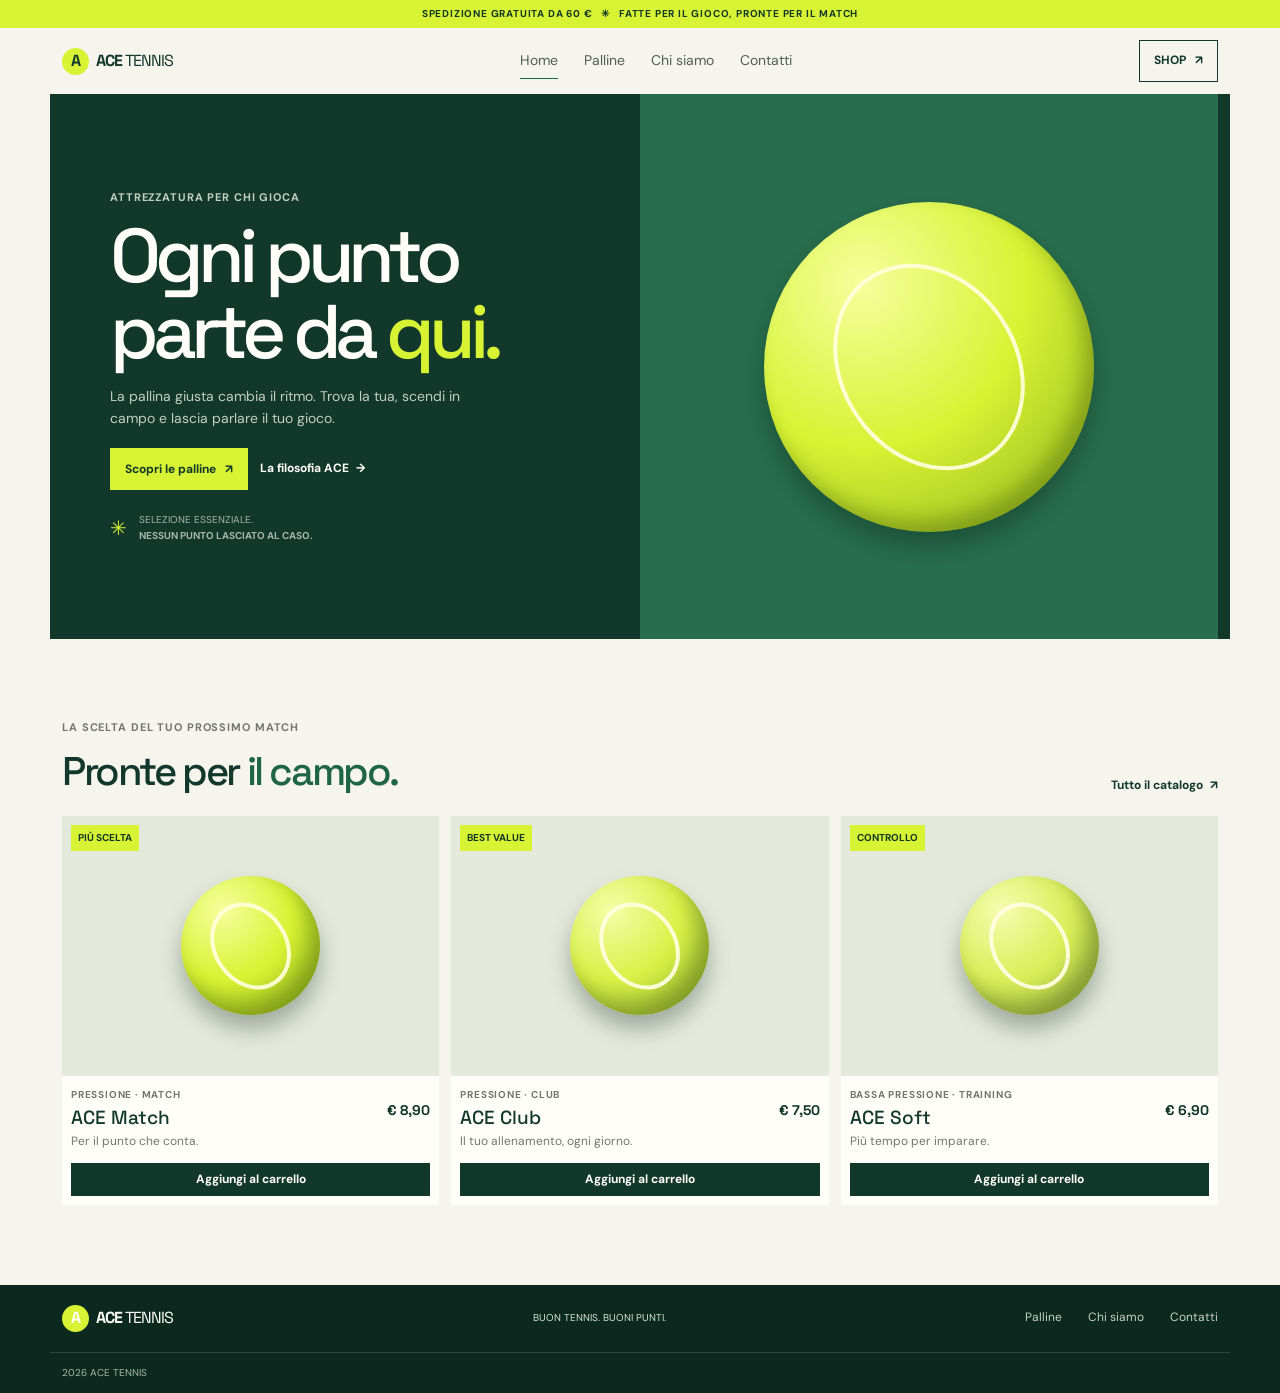
<file: index.html>
<!doctype html>
<html lang="it">
<head>
  <meta charset="utf-8">
  <meta name="viewport" content="width=device-width, initial-scale=1">
  <meta name="theme-color" content="#12382b">
  <meta name="description" content="ACE TENNIS: palline da tennis selezionate per allenamento, club e match. Il tuo prossimo punto parte qui.">
  <title>ACE TENNIS — Il tuo prossimo punto</title>
  <link href="https://cdn.jsdelivr.net/npm/bootstrap@5.3.3/dist/css/bootstrap.min.css" rel="stylesheet">
  <link href="styles.css" rel="stylesheet">
</head>
<body>
  <div class="announcement">SPEDIZIONE GRATUITA DA 60 € <span aria-hidden="true">✳</span> FATTE PER IL GIOCO, PRONTE PER IL MATCH</div>
  <header class="site-header">
    <div class="container header-inner">
      <a class="wordmark" href="index.html" aria-label="ACE TENNIS, homepage"><span class="wordmark-icon" aria-hidden="true">A</span><span>ACE<span class="wordmark-light">TENNIS</span></span></a>
      <nav class="main-nav" aria-label="Navigazione principale">
        <a class="nav-link-current" href="index.html" aria-current="page">Home</a>
        <a href="products.html">Palline</a>
        <a href="about.html">Chi siamo</a>
        <a href="contact.html">Contatti</a>
      </nav>
      <a class="header-cta" href="products.html">SHOP <span aria-hidden="true">↗</span></a>
    </div>
  </header>

  <main>
    <section class="hero container">
      <div class="hero-copy">
        <p class="eyebrow eyebrow-light"><span class="eyebrow-dot"></span> ATTREZZATURA PER CHI GIOCA</p>
        <h1>Ogni punto<br>parte da <em>qui.</em></h1>
        <p class="hero-lead">La pallina giusta cambia il ritmo. Trova la tua, scendi in campo e lascia parlare il tuo gioco.</p>
        <div class="hero-actions">
          <a class="button button-lime" href="products.html">Scopri le palline <span aria-hidden="true">↗</span></a>
          <a class="text-link text-link-light" href="about.html">La filosofia ACE <span aria-hidden="true">→</span></a>
        </div>
        <div class="hero-note"><span class="note-mark" aria-hidden="true">✳</span><span>SELEZIONE ESSENZIALE.<br><strong>NESSUN PUNTO LASCIATO AL CASO.</strong></span></div>
      </div>
      <div class="hero-art" role="img" aria-label="Pallina da tennis disegnata in CSS su fondo verde"><div class="tennis-ball tennis-ball-hero" aria-hidden="true"></div></div>
    </section>

    <section class="section-pad container">
      <div class="section-heading">
        <div><p class="eyebrow">LA SCELTA DEL TUO PROSSIMO MATCH</p><h2>Pronte per <em>il campo.</em></h2></div>
        <a class="text-link" href="products.html">Tutto il catalogo <span aria-hidden="true">↗</span></a>
      </div>
      <div class="row g-4 product-grid">
        <div class="col-sm-6 col-lg-4"><article class="product-card">
          <input class="cart-toggle" type="checkbox" id="home-match">
          <a class="product-art product-art-match" href="products.html#ace-match" aria-label="Vai ad ACE Match"><span class="product-tag">PIÙ SCELTA</span><span class="tennis-ball ball-card" aria-hidden="true"></span><span class="product-art-code">A / 01</span></a>
          <div class="product-info"><div><p class="product-category">PRESSIONE · MATCH</p><h3>ACE Match</h3><p class="product-desc">Per il punto che conta.</p></div><span class="product-price">€ 8,90</span></div>
          <label class="button button-dark button-full cart-button" for="home-match"><span class="cart-add">Aggiungi al carrello</span><span class="cart-added">Aggiunta ✓</span></label>
        </article></div>
        <div class="col-sm-6 col-lg-4"><article class="product-card">
          <input class="cart-toggle" type="checkbox" id="home-club">
          <a class="product-art product-art-club" href="products.html#ace-club" aria-label="Vai ad ACE Club"><span class="product-tag product-tag-soft">BEST VALUE</span><span class="tennis-ball ball-card ball-club" aria-hidden="true"></span><span class="product-art-code">A / 02</span></a>
          <div class="product-info"><div><p class="product-category">PRESSIONE · CLUB</p><h3>ACE Club</h3><p class="product-desc">Il tuo allenamento, ogni giorno.</p></div><span class="product-price">€ 7,50</span></div>
          <label class="button button-dark button-full cart-button" for="home-club"><span class="cart-add">Aggiungi al carrello</span><span class="cart-added">Aggiunta ✓</span></label>
        </article></div>
        <div class="col-sm-6 col-lg-4"><article class="product-card">
          <input class="cart-toggle" type="checkbox" id="home-soft">
          <a class="product-art product-art-soft" href="products.html#ace-soft" aria-label="Vai ad ACE Soft"><span class="product-tag product-tag-soft">CONTROLLO</span><span class="tennis-ball ball-card ball-soft" aria-hidden="true"></span><span class="product-art-code">A / 03</span></a>
          <div class="product-info"><div><p class="product-category">BASSA PRESSIONE · TRAINING</p><h3>ACE Soft</h3><p class="product-desc">Più tempo per imparare.</p></div><span class="product-price">€ 6,90</span></div>
          <label class="button button-dark button-full cart-button" for="home-soft"><span class="cart-add">Aggiungi al carrello</span><span class="cart-added">Aggiunta ✓</span></label>
        </article></div>
      </div>
    </section>
  </main>

  <footer class="site-footer"><div class="container footer-main"><a class="wordmark wordmark-footer" href="index.html"><span class="wordmark-icon" aria-hidden="true">A</span><span>ACE<span class="wordmark-light">TENNIS</span></span></a><p>BUON TENNIS. BUONI PUNTI.</p><nav aria-label="Navigazione footer"><a href="products.html">Palline</a><a href="about.html">Chi siamo</a><a href="contact.html">Contatti</a></nav></div><div class="container footer-bottom"><span>2026 ACE TENNIS </span></div></footer>
</body>
</html>
</file>
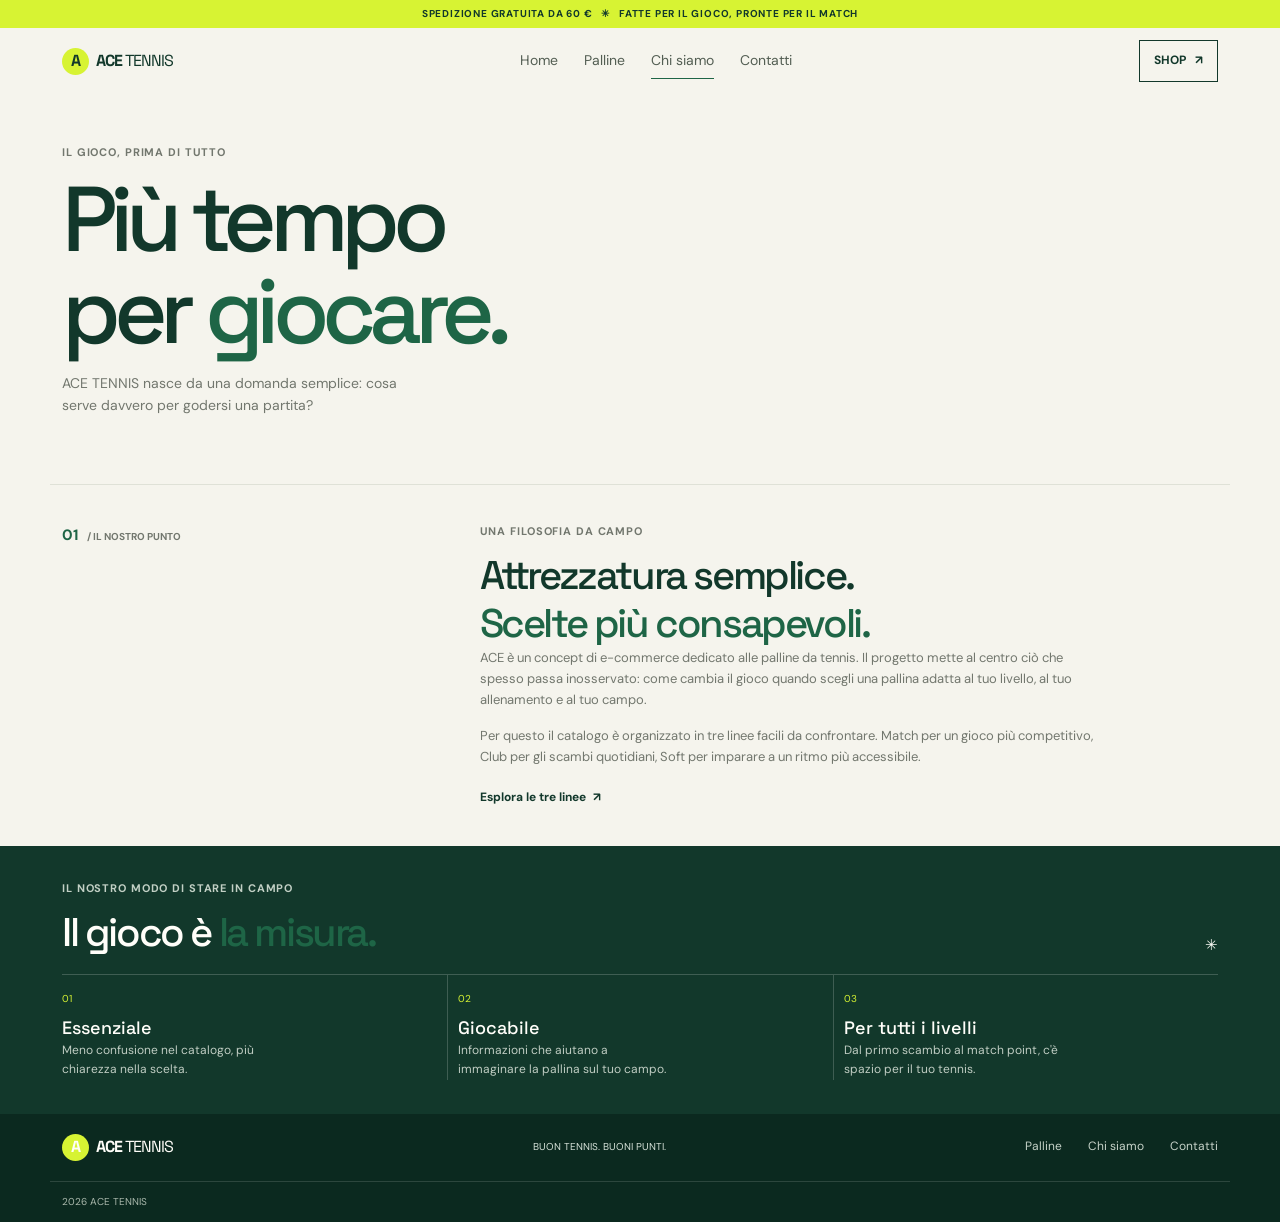
<file: about.html>
<!doctype html>
<html lang="it">
<head>
  <meta charset="utf-8">
  <meta name="viewport" content="width=device-width, initial-scale=1">
  <meta name="theme-color" content="#12382b">
  <meta name="description" content="Scopri la filosofia ACE TENNIS: una selezione essenziale per godersi ogni partita.">
  <title>Chi siamo — ACE TENNIS</title>
  <link href="https://cdn.jsdelivr.net/npm/bootstrap@5.3.3/dist/css/bootstrap.min.css" rel="stylesheet">
  <link href="styles.css" rel="stylesheet">
</head>
<body>
  <div class="announcement">SPEDIZIONE GRATUITA DA 60 € <span aria-hidden="true">✳</span> FATTE PER IL GIOCO, PRONTE PER IL MATCH</div>
  <header class="site-header"><div class="container header-inner"><a class="wordmark" href="index.html" aria-label="ACE TENNIS, homepage"><span class="wordmark-icon" aria-hidden="true">A</span><span>ACE<span class="wordmark-light">TENNIS</span></span></a><nav class="main-nav" aria-label="Navigazione principale"><a href="index.html">Home</a><a href="products.html">Palline</a><a class="nav-link-current" href="about.html" aria-current="page">Chi siamo</a><a href="contact.html">Contatti</a></nav><a class="header-cta" href="products.html">SHOP <span aria-hidden="true">↗</span></a></div></header>
  <main>
    <section class="page-hero about-hero container"><div><p class="eyebrow"><span class="eyebrow-dot"></span> IL GIOCO, PRIMA DI TUTTO</p><h1>Più tempo<br>per <em>giocare.</em></h1><p class="page-lead">ACE TENNIS nasce da una domanda semplice: cosa serve davvero per godersi una partita?</p></div></section>
    <section class="story-section container"><div class="story-number">01 <span>/ IL NOSTRO PUNTO</span></div><div class="story-copy"><p class="eyebrow">UNA FILOSOFIA DA CAMPO</p><h2>Attrezzatura semplice.<br><em>Scelte più consapevoli.</em></h2><p>ACE è un concept di e-commerce dedicato alle palline da tennis. Il progetto mette al centro ciò che spesso passa inosservato: come cambia il gioco quando scegli una pallina adatta al tuo livello, al tuo allenamento e al tuo campo.</p><p>Per questo il catalogo è organizzato in tre linee facili da confrontare. Match per un gioco più competitivo, Club per gli scambi quotidiani, Soft per imparare a un ritmo più accessibile.</p><a class="text-link" href="products.html">Esplora le tre linee <span aria-hidden="true">↗</span></a></div></section>
    <section class="values-section"><div class="container"><div class="section-heading section-heading-light"><div><p class="eyebrow eyebrow-light">IL NOSTRO MODO DI STARE IN CAMPO</p><h2>Il gioco è <em>la misura.</em></h2></div><span class="values-star" aria-hidden="true">✳</span></div><div class="row g-0 values-grid"><article class="col-md-4 value-card"><span>01</span><h3>Essenziale</h3><p>Meno confusione nel catalogo, più chiarezza nella scelta.</p></article><article class="col-md-4 value-card"><span>02</span><h3>Giocabile</h3><p>Informazioni che aiutano a immaginare la pallina sul tuo campo.</p></article><article class="col-md-4 value-card"><span>03</span><h3>Per tutti i livelli</h3><p>Dal primo scambio al match point, c'è spazio per il tuo tennis.</p></article></div></div></section>
  </main>
  <footer class="site-footer"><div class="container footer-main"><a class="wordmark wordmark-footer" href="index.html"><span class="wordmark-icon" aria-hidden="true">A</span><span>ACE<span class="wordmark-light">TENNIS</span></span></a><p>BUON TENNIS. BUONI PUNTI.</p><nav aria-label="Navigazione footer"><a href="products.html">Palline</a><a href="about.html">Chi siamo</a><a href="contact.html">Contatti</a></nav></div><div class="container footer-bottom"><span>2026 ACE TENNIS</span></div></footer>
</body>
</html>
</file>
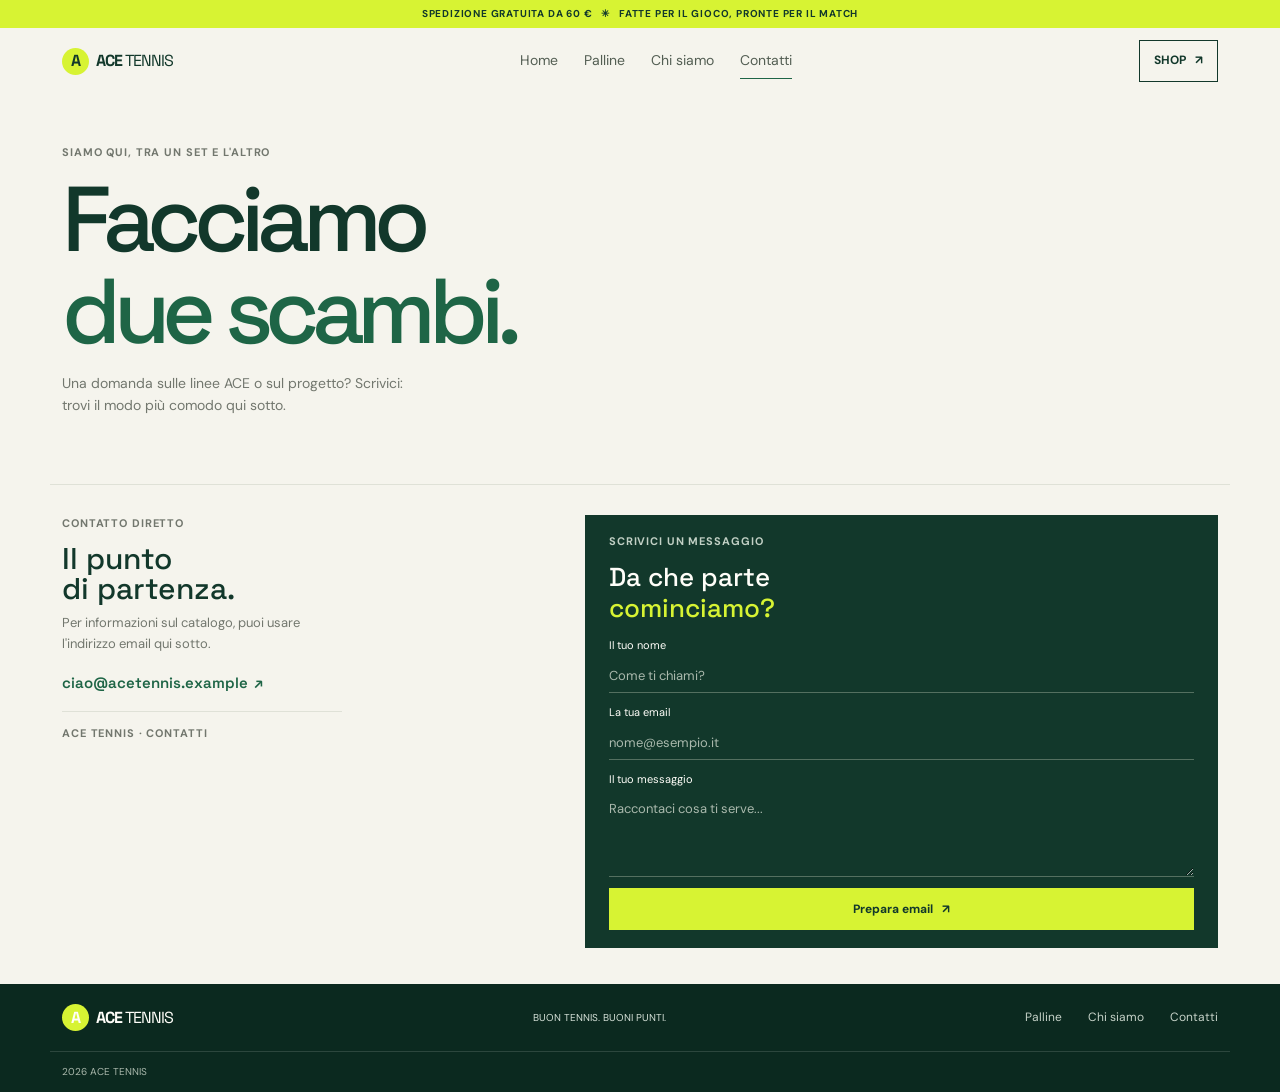
<file: contact.html>
<!doctype html>
<html lang="it">
<head>
  <meta charset="utf-8">
  <meta name="viewport" content="width=device-width, initial-scale=1">
  <meta name="theme-color" content="#12382b">
  <meta name="description" content="Contatta ACE TENNIS per informazioni sul catalogo e sulle palline da tennis.">
  <title>Contatti — ACE TENNIS</title>
  <link href="https://cdn.jsdelivr.net/npm/bootstrap@5.3.3/dist/css/bootstrap.min.css" rel="stylesheet">
  <link href="styles.css" rel="stylesheet">
</head>
<body>
  <div class="announcement">SPEDIZIONE GRATUITA DA 60 € <span aria-hidden="true">✳</span> FATTE PER IL GIOCO, PRONTE PER IL MATCH</div>
  <header class="site-header"><div class="container header-inner"><a class="wordmark" href="index.html" aria-label="ACE TENNIS, homepage"><span class="wordmark-icon" aria-hidden="true">A</span><span>ACE<span class="wordmark-light">TENNIS</span></span></a><nav class="main-nav" aria-label="Navigazione principale"><a href="index.html">Home</a><a href="products.html">Palline</a><a href="about.html">Chi siamo</a><a class="nav-link-current" href="contact.html" aria-current="page">Contatti</a></nav><a class="header-cta" href="products.html">SHOP <span aria-hidden="true">↗</span></a></div></header>
  <main>
    <section class="page-hero contact-hero container"><div><p class="eyebrow"><span class="eyebrow-dot"></span> SIAMO QUI, TRA UN SET E L'ALTRO</p><h1>Facciamo<br><em>due scambi.</em></h1><p class="page-lead">Una domanda sulle linee ACE o sul progetto? Scrivici: trovi il modo più comodo qui sotto.</p></div></section>
    <section class="container contact-layout">
      <div class="contact-details"><p class="eyebrow">CONTATTO DIRETTO</p><h2>Il punto<br>di partenza.</h2><p class="contact-intro">Per informazioni sul catalogo, puoi usare l'indirizzo email qui sotto.</p><a class="contact-email" href="mailto:ciao@acetennis.example">ciao@acetennis.example <span aria-hidden="true">↗</span></a><div class="contact-divider"></div><p class="eyebrow">ACE TENNIS · CONTATTI</p></div>
      <div class="contact-form-panel"><p class="eyebrow eyebrow-light">SCRIVICI UN MESSAGGIO</p><h2>Da che parte<br><em>cominciamo?</em></h2><form class="contact-form" action="mailto:ciao@acetennis.example" method="post" enctype="text/plain">
        <label for="nome">Il tuo nome</label><input id="nome" name="nome" type="text" autocomplete="name" placeholder="Come ti chiami?" required>
        <label for="email">La tua email</label><input id="email" name="email" type="email" autocomplete="email" placeholder="nome@esempio.it" required>
        <label for="messaggio">Il tuo messaggio</label><textarea id="messaggio" name="messaggio" rows="4" placeholder="Raccontaci cosa ti serve..." required></textarea>
        <button class="button button-lime" type="submit">Prepara email <span aria-hidden="true">↗</span></button>
      </form></div>
    </section>
  </main>
  <footer class="site-footer"><div class="container footer-main"><a class="wordmark wordmark-footer" href="index.html"><span class="wordmark-icon" aria-hidden="true">A</span><span>ACE<span class="wordmark-light">TENNIS</span></span></a><p>BUON TENNIS. BUONI PUNTI.</p><nav aria-label="Navigazione footer"><a href="products.html">Palline</a><a href="about.html">Chi siamo</a><a href="contact.html">Contatti</a></nav></div><div class="container footer-bottom"><span>2026 ACE TENNIS</span></div></footer>
</body>
</html>
</file>
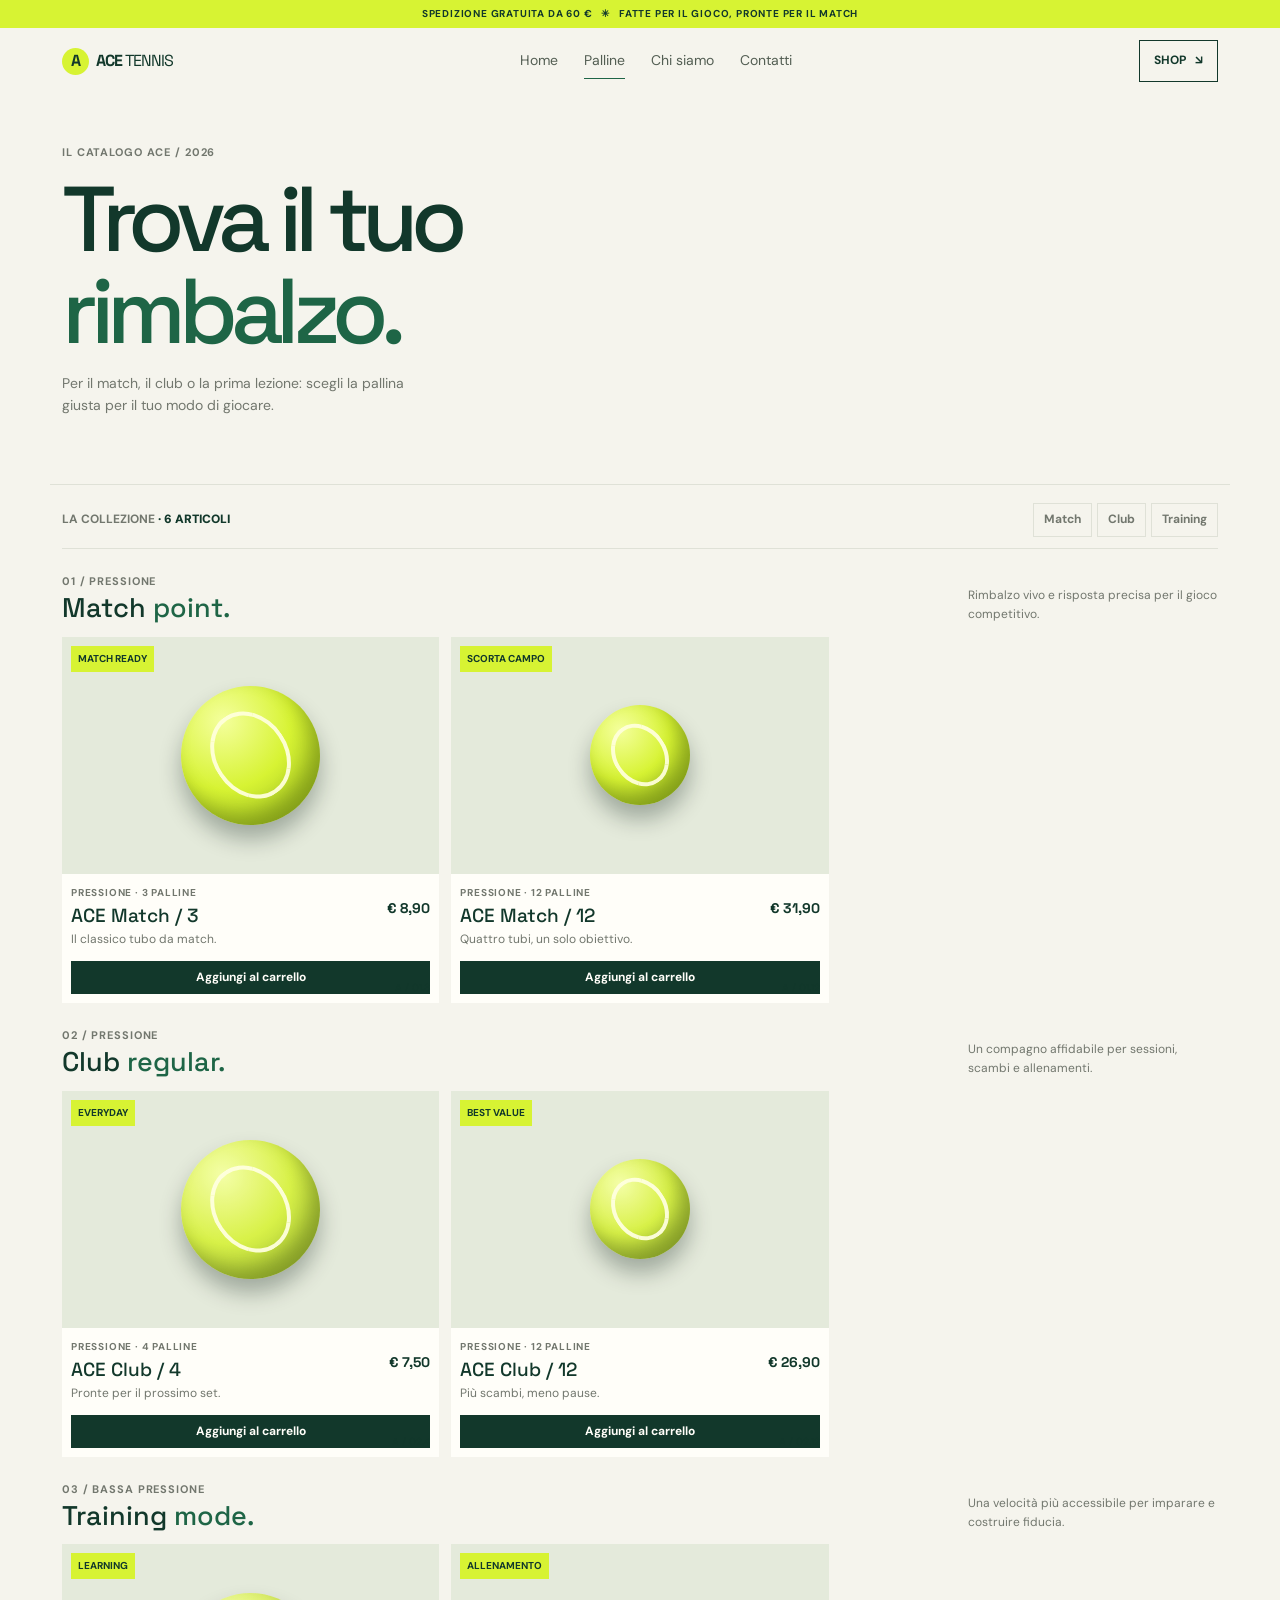
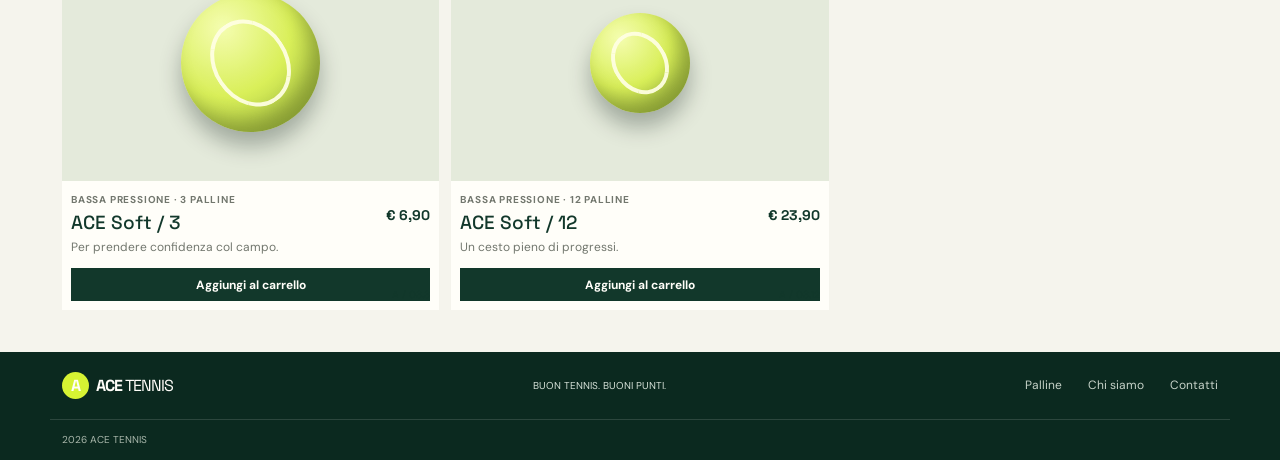
<file: products.html>
<!doctype html>
<html lang="it">
<head>
  <meta charset="utf-8">
  <meta name="viewport" content="width=device-width, initial-scale=1">
  <meta name="theme-color" content="#12382b">
  <meta name="description" content="Esplora le palline ACE TENNIS: match, club, training e confezioni multiple.">
  <title>Le palline — ACE TENNIS</title>
  <link href="https://cdn.jsdelivr.net/npm/bootstrap@5.3.3/dist/css/bootstrap.min.css" rel="stylesheet">
  <link href="styles.css" rel="stylesheet">
</head>
<body>
  <div class="announcement">SPEDIZIONE GRATUITA DA 60 € <span aria-hidden="true">✳</span> FATTE PER IL GIOCO, PRONTE PER IL MATCH</div>
  <header class="site-header"><div class="container header-inner"><a class="wordmark" href="index.html" aria-label="ACE TENNIS, homepage"><span class="wordmark-icon" aria-hidden="true">A</span><span>ACE<span class="wordmark-light">TENNIS</span></span></a><nav class="main-nav" aria-label="Navigazione principale"><a href="index.html">Home</a><a class="nav-link-current" href="products.html" aria-current="page">Palline</a><a href="about.html">Chi siamo</a><a href="contact.html">Contatti</a></nav><a class="header-cta" href="#catalogo">SHOP <span aria-hidden="true">↘</span></a></div></header>
  <main>
    <section class="page-hero container"><div><p class="eyebrow"><span class="eyebrow-dot"></span> IL CATALOGO ACE / 2026</p><h1>Trova il tuo<br><em>rimbalzo.</em></h1><p class="page-lead">Per il match, il club o la prima lezione: scegli la pallina giusta per il tuo modo di giocare.</p></div></section>
    <section class="container catalog-section" id="catalogo">
      <div class="catalog-toolbar"><span>LA COLLEZIONE <b>· 6 ARTICOLI</b></span><div class="catalog-jumps" aria-label="Vai a una linea"><a href="#match">Match</a><a href="#club">Club</a><a href="#training">Training</a></div></div>
      <div class="catalog-line" id="match"><div class="line-heading"><div><p class="eyebrow">01 / PRESSIONE</p><h2>Match <em>point.</em></h2></div><p>Rimbalzo vivo e risposta precisa per il gioco competitivo.</p></div>
        <div class="row g-4 product-grid">
          <div class="col-sm-6 col-lg-4"><article class="product-card"><input class="cart-toggle" type="checkbox" id="match-3"><a class="product-art product-art-match" href="#match-3-info" aria-label="Dettagli ACE Match, tubo da 3"><span class="product-tag">MATCH READY</span><span class="tennis-ball ball-card" aria-hidden="true"></span><span class="product-art-code">A / 01.3</span></a><div class="product-info" id="match-3-info"><div><p class="product-category">PRESSIONE · 3 PALLINE</p><h3>ACE Match / 3</h3><p class="product-desc">Il classico tubo da match.</p></div><span class="product-price">€ 8,90</span></div><label class="button button-dark button-full cart-button" for="match-3"><span class="cart-add">Aggiungi al carrello</span><span class="cart-added">Aggiunta ✓</span></label></article></div>
          <div class="col-sm-6 col-lg-4"><article class="product-card"><input class="cart-toggle" type="checkbox" id="match-12"><a class="product-art product-art-match" href="#match-12-info" aria-label="Dettagli ACE Match, confezione da 12"><span class="product-tag product-tag-soft">SCORTA CAMPO</span><span class="tennis-ball ball-card ball-twelve" aria-hidden="true"></span><span class="product-art-code">A / 01.12</span></a><div class="product-info" id="match-12-info"><div><p class="product-category">PRESSIONE · 12 PALLINE</p><h3>ACE Match / 12</h3><p class="product-desc">Quattro tubi, un solo obiettivo.</p></div><span class="product-price">€ 31,90</span></div><label class="button button-dark button-full cart-button" for="match-12"><span class="cart-add">Aggiungi al carrello</span><span class="cart-added">Aggiunta ✓</span></label></article></div>
        </div>
      </div>
      <div class="catalog-line" id="club"><div class="line-heading"><div><p class="eyebrow">02 / PRESSIONE</p><h2>Club <em>regular.</em></h2></div><p>Un compagno affidabile per sessioni, scambi e allenamenti.</p></div>
        <div class="row g-4 product-grid">
          <div class="col-sm-6 col-lg-4"><article class="product-card"><input class="cart-toggle" type="checkbox" id="club-4"><a class="product-art product-art-club" href="#club-4-info" aria-label="Dettagli ACE Club, tubo da 4"><span class="product-tag">EVERYDAY</span><span class="tennis-ball ball-card ball-club" aria-hidden="true"></span><span class="product-art-code">A / 02.4</span></a><div class="product-info" id="club-4-info"><div><p class="product-category">PRESSIONE · 4 PALLINE</p><h3>ACE Club / 4</h3><p class="product-desc">Pronte per il prossimo set.</p></div><span class="product-price">€ 7,50</span></div><label class="button button-dark button-full cart-button" for="club-4"><span class="cart-add">Aggiungi al carrello</span><span class="cart-added">Aggiunta ✓</span></label></article></div>
          <div class="col-sm-6 col-lg-4"><article class="product-card"><input class="cart-toggle" type="checkbox" id="club-12"><a class="product-art product-art-club" href="#club-12-info" aria-label="Dettagli ACE Club, confezione da 12"><span class="product-tag product-tag-soft">BEST VALUE</span><span class="tennis-ball ball-card ball-twelve ball-club" aria-hidden="true"></span><span class="product-art-code">A / 02.12</span></a><div class="product-info" id="club-12-info"><div><p class="product-category">PRESSIONE · 12 PALLINE</p><h3>ACE Club / 12</h3><p class="product-desc">Più scambi, meno pause.</p></div><span class="product-price">€ 26,90</span></div><label class="button button-dark button-full cart-button" for="club-12"><span class="cart-add">Aggiungi al carrello</span><span class="cart-added">Aggiunta ✓</span></label></article></div>
        </div>
      </div>
      <div class="catalog-line" id="training"><div class="line-heading"><div><p class="eyebrow">03 / BASSA PRESSIONE</p><h2>Training <em>mode.</em></h2></div><p>Una velocità più accessibile per imparare e costruire fiducia.</p></div>
        <div class="row g-4 product-grid">
          <div class="col-sm-6 col-lg-4"><article class="product-card"><input class="cart-toggle" type="checkbox" id="soft-3"><a class="product-art product-art-soft" href="#soft-3-info" aria-label="Dettagli ACE Soft, tubo da 3"><span class="product-tag product-tag-soft">LEARNING</span><span class="tennis-ball ball-card ball-soft" aria-hidden="true"></span><span class="product-art-code">A / 03.3</span></a><div class="product-info" id="soft-3-info"><div><p class="product-category">BASSA PRESSIONE · 3 PALLINE</p><h3>ACE Soft / 3</h3><p class="product-desc">Per prendere confidenza col campo.</p></div><span class="product-price">€ 6,90</span></div><label class="button button-dark button-full cart-button" for="soft-3"><span class="cart-add">Aggiungi al carrello</span><span class="cart-added">Aggiunta ✓</span></label></article></div>
          <div class="col-sm-6 col-lg-4"><article class="product-card"><input class="cart-toggle" type="checkbox" id="soft-12"><a class="product-art product-art-soft" href="#soft-12-info" aria-label="Dettagli ACE Soft, confezione da 12"><span class="product-tag">ALLENAMENTO</span><span class="tennis-ball ball-card ball-soft ball-twelve" aria-hidden="true"></span><span class="product-art-code">A / 03.12</span></a><div class="product-info" id="soft-12-info"><div><p class="product-category">BASSA PRESSIONE · 12 PALLINE</p><h3>ACE Soft / 12</h3><p class="product-desc">Un cesto pieno di progressi.</p></div><span class="product-price">€ 23,90</span></div><label class="button button-dark button-full cart-button" for="soft-12"><span class="cart-add">Aggiungi al carrello</span><span class="cart-added">Aggiunta ✓</span></label></article></div>
        </div>
      </div>
    </section>
  </main>
  <footer class="site-footer"><div class="container footer-main"><a class="wordmark wordmark-footer" href="index.html"><span class="wordmark-icon" aria-hidden="true">A</span><span>ACE<span class="wordmark-light">TENNIS</span></span></a><p>BUON TENNIS. BUONI PUNTI.</p><nav aria-label="Navigazione footer"><a href="products.html">Palline</a><a href="about.html">Chi siamo</a><a href="contact.html">Contatti</a></nav></div><div class="container footer-bottom"><span>2026 ACE TENNIS</span></div></footer>
</body>
</html>
</file>
<file: styles.css>
@import url('https://fonts.googleapis.com/css2?family=DM+Sans:wght@400;500;600;700&family=Space+Grotesk:wght@400;500;600;700&display=swap');

:root { --green:#12382b; --court:#1e6546; --lime:#d7f333; --paper:#f5f4ed; --white:#fffef9; --muted:#72776e; --line:#dfe1d7; --display:'Space Grotesk',Arial,sans-serif; --body:'DM Sans',Arial,sans-serif; }
* { box-sizing:border-box; }
html { scroll-behavior:smooth; scroll-padding-top:72px; }
body { margin:0; color:var(--green); background:var(--paper); font:15px/1.6 var(--body); }
a { color:inherit; text-decoration:none; }
a:focus-visible,button:focus-visible,input:focus-visible,textarea:focus-visible,label:focus-visible { outline:2px solid var(--court); outline-offset:2px; }
h1,h2,h3,p { margin-top:0; }
h1,h2,h3,.wordmark,.product-price { font-family:var(--display); }
em { color:var(--lime); font-style:normal; }
.container { max-width:1180px; }

/* Header and buttons */
.announcement { padding:7px 10px; background:var(--lime); font-size:10px; font-weight:700; letter-spacing:.08em; line-height:1.4; text-align:center; }
.announcement span { margin:0 6px; }
.header-inner,.footer-main { display:flex; align-items:center; justify-content:space-between; gap:14px; }
.header-inner { min-height:66px; }
.wordmark { display:inline-flex; align-items:center; gap:7px; font-size:16px; font-weight:700; letter-spacing:-.06em; }
.wordmark-icon { display:grid; width:27px; aspect-ratio:1; place-items:center; border-radius:50%; background:var(--lime); }
.wordmark-light { margin-left:3px; font-weight:400; }
.main-nav,.footer-main nav { display:flex; gap:clamp(10px,2.5vw,26px); }
.main-nav a { color:#535e53; font-size:14px; }
.footer-main nav a { color:#535e53; font-size:12px; }
.main-nav a { padding:6px 0; border-bottom:1px solid transparent; }
.main-nav a:hover,.main-nav .nav-link-current { border-color:var(--court); }
.header-cta,.button { display:inline-flex; min-height:42px; align-items:center; justify-content:center; gap:9px; padding:0 14px; border:1px solid var(--green); font-size:12px; font-weight:700; transition:.2s; }
.header-cta:hover,.button-dark { color:var(--white); background:var(--green); }
.button { border-color:transparent; font:700 12px var(--body); cursor:pointer; }
.button:hover { transform:translateY(-2px); }
.button-lime { color:var(--green); background:var(--lime); }
.button-lime:hover { background:#e5ff55; }
.button-dark:hover { color:var(--lime); }
.button-outline-light { border-color:#82958a; color:var(--white); }
.text-link { display:inline-flex; align-items:center; gap:7px; font-size:12px; font-weight:700; }
.text-link-light { color:var(--white); }
.text-link span { transition:transform .2s; }
.text-link:hover span { transform:translateX(4px); }

/* Homepage and CSS-only ball */
.hero { display:grid; min-height:545px; grid-template-columns:1fr 1fr; overflow:hidden; color:var(--white); background:var(--green); }
.hero-copy { display:flex; flex-direction:column; align-items:flex-start; justify-content:center; padding:32px clamp(20px,5vw,48px); }
.eyebrow,.product-category { margin-bottom:11px; color:var(--muted); font-size:11px; font-weight:700; letter-spacing:.08em; }
.eyebrow-light { color:#c2d0c5; }
.eyebrow-dot { width:7px; height:7px; border-radius:50%; background:var(--lime); }
.hero h1,.page-hero h1 { margin:0; font-size:clamp(48px,7vw,76px); font-weight:500; letter-spacing:-.08em; line-height:1; }
.hero-lead,.page-lead { max-width:360px; margin:15px 0 18px; font-size:14px; }
.hero-lead { color:#c2cec4; }
.page-lead { color:var(--muted); }
.hero-actions,.hero-note { display:flex; align-items:center; gap:12px; }
.hero-actions { flex-wrap:wrap; }
.hero-note { margin-top:22px; color:#a7b6a9; font-size:10px; }
.note-mark { color:var(--lime); font-size:20px; }
.hero-art { display:grid; min-height:545px; place-items:center; overflow:hidden; background:#286d4d; }
.tennis-ball { position:relative; display:block; border-radius:50%; background:radial-gradient(circle at 30% 25%,#f4ff9c,#d7f333 48%,#8cae19); box-shadow:inset -10px -12px 18px #384c0552,0 14px 22px #0418104d; }
.tennis-ball::before,.tennis-ball::after { position:absolute; inset:17% 23%; border:4px solid #ffffdcee; border-radius:50%; content:''; transform:rotate(-34deg); }
.tennis-ball::before { border-left-color:transparent; border-right-color:transparent; }
.tennis-ball::after { border-top-color:transparent; border-bottom-color:transparent; }
.tennis-ball-hero { width:clamp(220px,28vw,330px); aspect-ratio:1; animation:float 5s ease-in-out infinite; }
@keyframes float { 50% { transform:translateY(-8px) rotate(5deg); } }

/* Scrolling banner */
.ticker { overflow:hidden; background:var(--lime); }
.ticker-track,.ticker-group { display:flex; width:max-content; align-items:center; }
.ticker-track { min-height:40px; animation:ticker 36s linear infinite; }
.ticker-group { flex:0 0 auto; gap:20px; padding-right:20px; }
.ticker-track span { font:700 12px var(--display); white-space:nowrap; }
.ticker-track i { font-style:normal; }
@keyframes ticker { to { transform:translateX(-50%); } }

/* Catalog cards and sections */
.section-pad { padding-block:80px; }
.section-heading { display:flex; align-items:end; justify-content:space-between; gap:12px; margin-bottom:20px; }
.section-heading h2,.story-copy h2,.catalog-cta h2,.section-heading-light h2 { margin:0; font-size:clamp(28px,4vw,40px); font-weight:500; letter-spacing:-.06em; }
.section-heading em,.story-copy em,.line-heading em,.page-hero em { color:var(--court); }
.product-grid { --bs-gutter-x:12px; }
.product-card { position:relative; height:100%; padding-bottom:9px; background:var(--white); }
.product-art { display:grid; height:260px; place-items:center; background:#e4eadb; }
.product-tag { position:absolute; top:9px; left:9px; z-index:1; padding:5px 7px; background:var(--lime); font-size:10px; font-weight:700; }
.product-art-code { position:absolute; right:9px; bottom:7px; font-size:10px; }
.ball-card { z-index:1; width:139px; aspect-ratio:1; transition:transform .25s; }
.product-art:hover .ball-card { transform:rotate(8deg) scale(1.04); }
.ball-club { filter:saturate(.88); }
.ball-soft { filter:saturate(.78); }
.ball-twelve { width:100px; }
.product-info { display:flex; justify-content:space-between; gap:7px; padding:11px 9px; }
.product-category { margin:0 0 4px; font-size:10px; }
.product-info h3 { margin:0 0 3px; font-size:19px; }
.product-desc { margin:0; color:var(--muted); font-size:12px; }
.product-price { padding-top:12px; font-size:14px; font-weight:700; white-space:nowrap; }
.cart-toggle { position:absolute; width:1px; height:1px; overflow:hidden; clip-path:inset(50%); }
.cart-button { width:calc(100% - 18px); min-height:33px; margin:0 9px; }
.cart-added,.cart-toggle:checked ~ .cart-button .cart-add { display:none; }
.cart-toggle:checked ~ .cart-button .cart-added { display:inline; }
.cart-toggle:checked ~ .cart-button { color:var(--green); background:var(--lime); }
.demo-note { margin:11px 0 0; color:var(--muted); font-size:9px; }
.manifesto,.catalog-cta { color:var(--white); background:var(--green); }
.manifesto { display:flex; min-height:175px; align-items:center; justify-content:space-between; gap:14px; padding:22px clamp(20px,5vw,42px); }
.manifesto h2 { margin:0; font-size:clamp(27px,4vw,38px); font-weight:500; line-height:1.1; }
.perks { display:grid; grid-template-columns:repeat(3,1fr); gap:18px; padding-block:34px; }
.perks>div { padding-top:9px; border-top:1px solid var(--line); }
.perk-number { color:var(--court); font-size:10px; font-weight:700; }
.perks h3 { margin:8px 0 3px; font-size:18px; }
.perks p { max-width:220px; margin:0; color:var(--muted); font-size:12px; }

/* About and contact pages */
.page-hero { display:flex; min-height:352px; align-items:center; justify-content:space-between; gap:24px; padding-block:50px; border-bottom:1px solid var(--line); }
.page-hero h1 { font-size:clamp(58px,8vw,92px); }
.catalog-aside { align-self:end; text-align:right; }
.aside-star { color:var(--court); font-size:32px; }
.catalog-aside p { margin:0; font-size:10px; font-weight:700; }
.catalog-section { padding-block:18px 42px; }
.catalog-toolbar,.line-heading { display:flex; justify-content:space-between; gap:10px; }
.catalog-toolbar { align-items:center; padding-bottom:11px; border-bottom:1px solid var(--line); color:var(--muted); font-size:12px; font-weight:700; }
.catalog-toolbar b { color:var(--green); }
.catalog-jumps { display:flex; gap:5px; }
.catalog-jumps a { padding:6px 10px; border:1px solid var(--line); font-size:12px; }
.catalog-jumps a:hover { background:var(--lime); }
.catalog-line { padding-top:24px; scroll-margin-top:14px; }
.line-heading { align-items:end; margin-bottom:12px; }
.line-heading .eyebrow { margin-bottom:2px; }
.line-heading h2 { margin:0; font-size:27px; font-weight:500; }
.line-heading>p { max-width:250px; margin:0; color:var(--muted); font-size:12px; }
.catalog-line .product-art { height:237px; }
.catalog-cta { display:flex; min-height:140px; flex-direction:column; align-items:flex-start; justify-content:center; margin-bottom:32px; padding:20px clamp(20px,5vw,42px); }
.catalog-cta h2 { margin-bottom:10px; }
.about-hero { min-height:300px; }
.story-section { display:grid; grid-template-columns:.7fr 1.3fr; gap:20px; padding-block:38px; }
.story-number { color:var(--court); font-weight:700; }
.story-number span { margin-left:5px; color:var(--muted); font-size:10px; }
.story-copy { max-width:620px; }
.story-copy>p:not(.eyebrow) { color:var(--muted); font-size:13px; }
.values-section { padding-block:34px; color:var(--white); background:var(--green); }
.section-heading-light { margin-bottom:17px; }
.values-grid { border-top:1px solid #ffffff30; }
.value-card { padding:10px 10px 0 0; }
.value-card+.value-card { padding-left:10px; border-left:1px solid #ffffff30; }
.value-card>span { color:var(--lime); font-size:10px; }
.value-card h3 { margin:8px 0 3px; font-size:18px; }
.value-card p { max-width:220px; margin:0; color:#c0cdc3; font-size:12px; }
.contact-layout { display:grid; grid-template-columns:.85fr 1.15fr; gap:clamp(18px,5vw,55px); padding-block:30px 36px; }
.contact-details h2 { margin-bottom:9px; font-size:30px; font-weight:500; line-height:1; }
.contact-intro,.contact-small { max-width:270px; color:var(--muted); font-size:13px; }
.contact-email { display:inline-flex; gap:6px; color:var(--court); font:600 15px var(--display); }
.contact-divider { max-width:280px; margin:16px 0 13px; border-top:1px solid var(--line); }
.contact-small { font-size:11px; }
.contact-form-panel { padding:18px clamp(14px,3vw,24px); color:var(--white); background:var(--green); }
.contact-form-panel h2 { margin-bottom:13px; font-size:26px; font-weight:500; }
.contact-form { display:grid; }
.contact-form label { margin-bottom:4px; font-size:11px; }
.contact-form input,.contact-form textarea { width:100%; margin-bottom:11px; padding:8px 0; border:0; border-bottom:1px solid #547060; color:var(--white); background:transparent; font:13px var(--body); resize:vertical; }
.contact-form input::placeholder,.contact-form textarea::placeholder { color:#aab9ad; }
.contact-form input:focus,.contact-form textarea:focus { border-color:var(--lime); outline:0; }
.form-note { margin:7px 0 0; color:#b4c1b7; font-size:10px; }

/* Footer and mobile layout */
.site-footer { color:#d7e2d9; background:#0b291f; }
.footer-main { min-height:68px; border-bottom:1px solid #ffffff22; }
.wordmark-footer { color:var(--white); }
.footer-main>p { margin:0; font-size:10px; }
.footer-main nav a { color:#c6d2c8; font-size:12px; }
.footer-main nav a:hover { color:var(--lime); }
.footer-bottom { display:flex; min-height:40px; align-items:center; justify-content:space-between; color:#aab8ac; font-size:10px; }
.footer-bottom b { color:var(--lime); }
@media (max-width:767px) {
  .header-inner { flex-wrap:wrap; gap:6px; padding-block:6px; }
  .main-nav { order:3; width:100%; justify-content:space-between; gap:6px; }
  .main-nav a { font-size:12px; }
  .hero,.story-section,.contact-layout { grid-template-columns:1fr; }
  .hero-copy { padding:30px 20px 22px; }
  .hero h1 { font-size:clamp(52px,14vw,70px); }
  .hero-art { min-height:250px; }
  .tennis-ball-hero { width:min(60vw,210px); }
  .section-pad { padding-block:38px; }
  .product-art { height:180px; }
  .manifesto { min-height:195px; flex-wrap:wrap; }
  .perks { grid-template-columns:1fr; gap:14px; padding-block:28px; }
  .footer-main { flex-wrap:wrap; justify-content:flex-start; padding-block:12px; }
  .footer-main>p { margin-left:auto; }
  .footer-main nav { width:100%; }
  .page-hero,.about-hero { min-height:0; flex-direction:column; align-items:flex-start; padding-block:26px; }
  .page-hero h1 { font-size:clamp(46px,12vw,64px); }
  .catalog-toolbar,.line-heading { align-items:flex-start; flex-direction:column; }
  .catalog-line { padding-top:20px; }
  .story-section { gap:10px; padding-block:28px; }
  .value-card,.value-card+.value-card { padding:9px 0; border:0; }
  .value-card+.value-card { border-top:1px solid #ffffff30; }
}
@media (max-width:480px) {
  .announcement { font-size:9px; letter-spacing:.03em; }
  .hero-art { min-height:225px; }
  .section-heading { align-items:flex-start; flex-direction:column; gap:6px; }
  .catalog-jumps { width:100%; }
  .catalog-jumps a { flex:1; text-align:center; }
  .catalog-aside { display:none; }
  .footer-bottom span:last-child { display:none; }
}
@media (prefers-reduced-motion:reduce) {
  *,*::before,*::after { scroll-behavior:auto!important; animation-duration:.01ms!important; animation-iteration-count:1!important; transition-duration:.01ms!important; }
}
</file>
